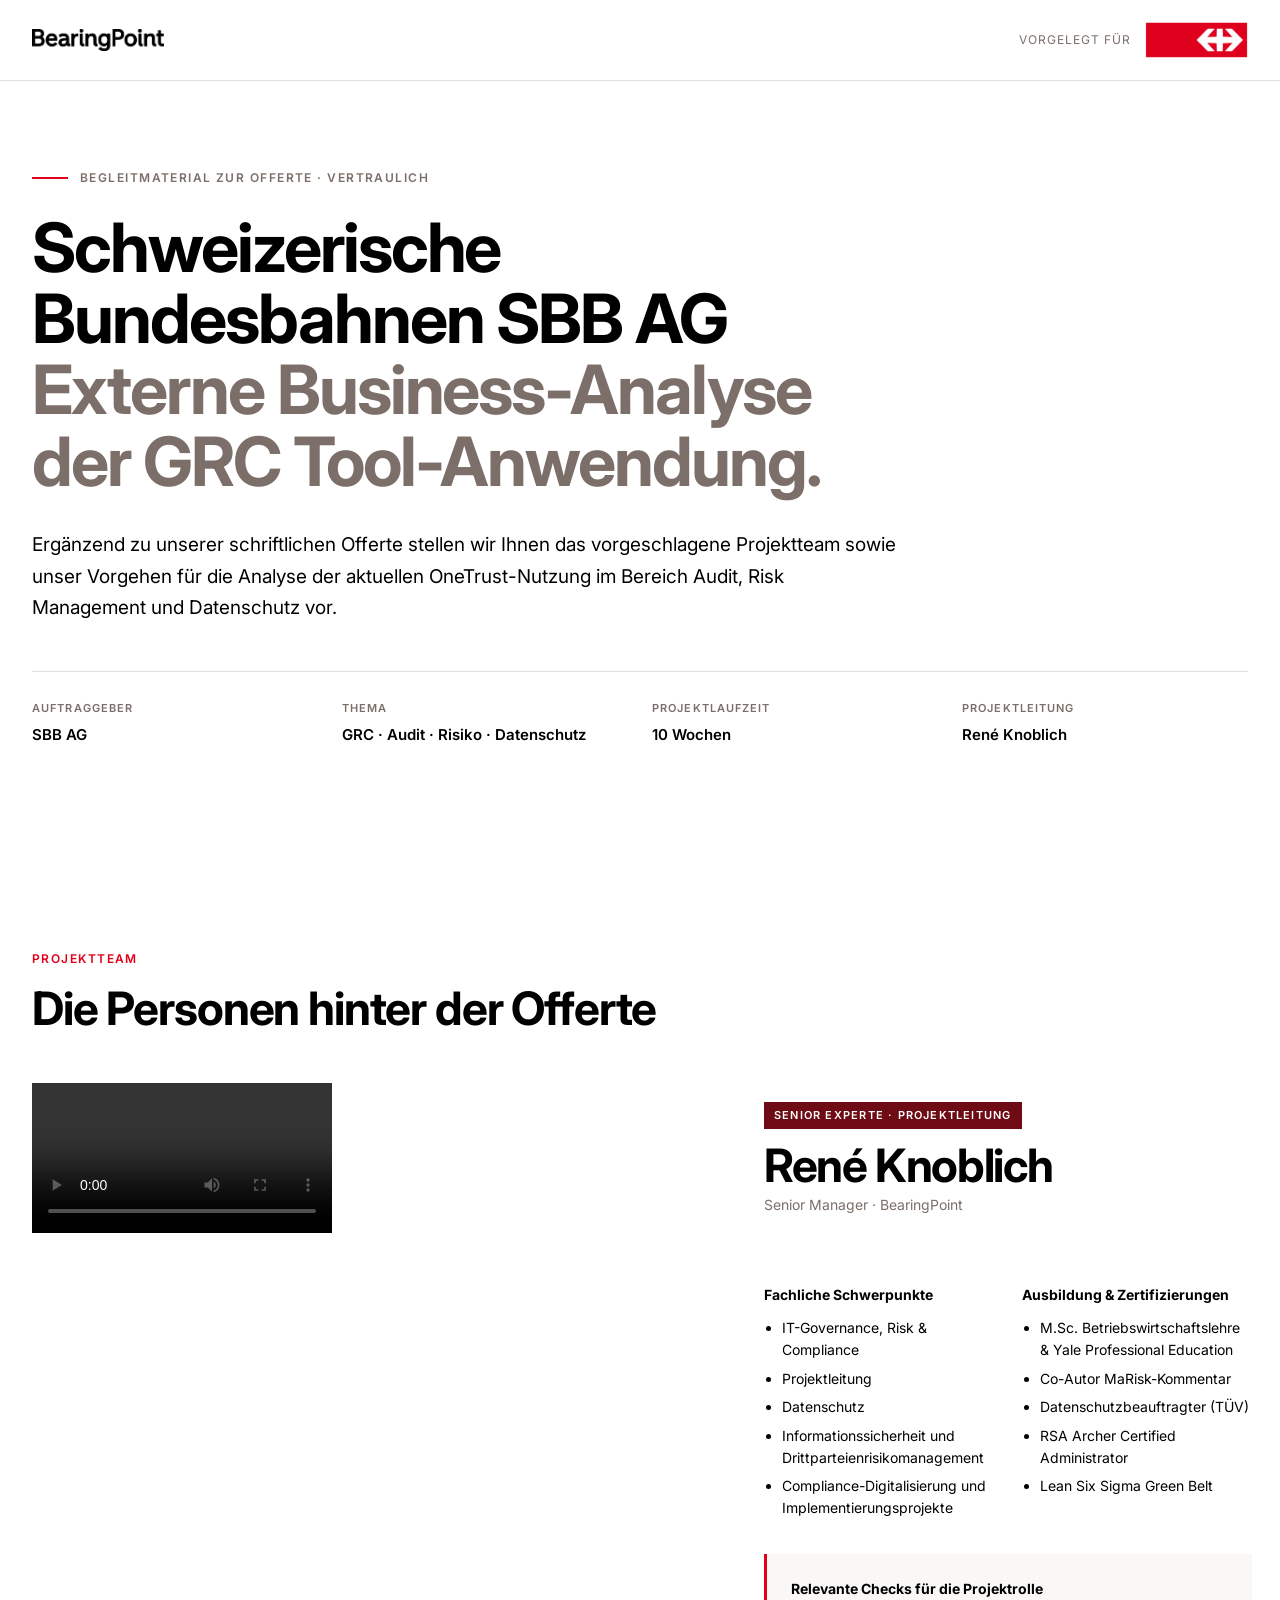
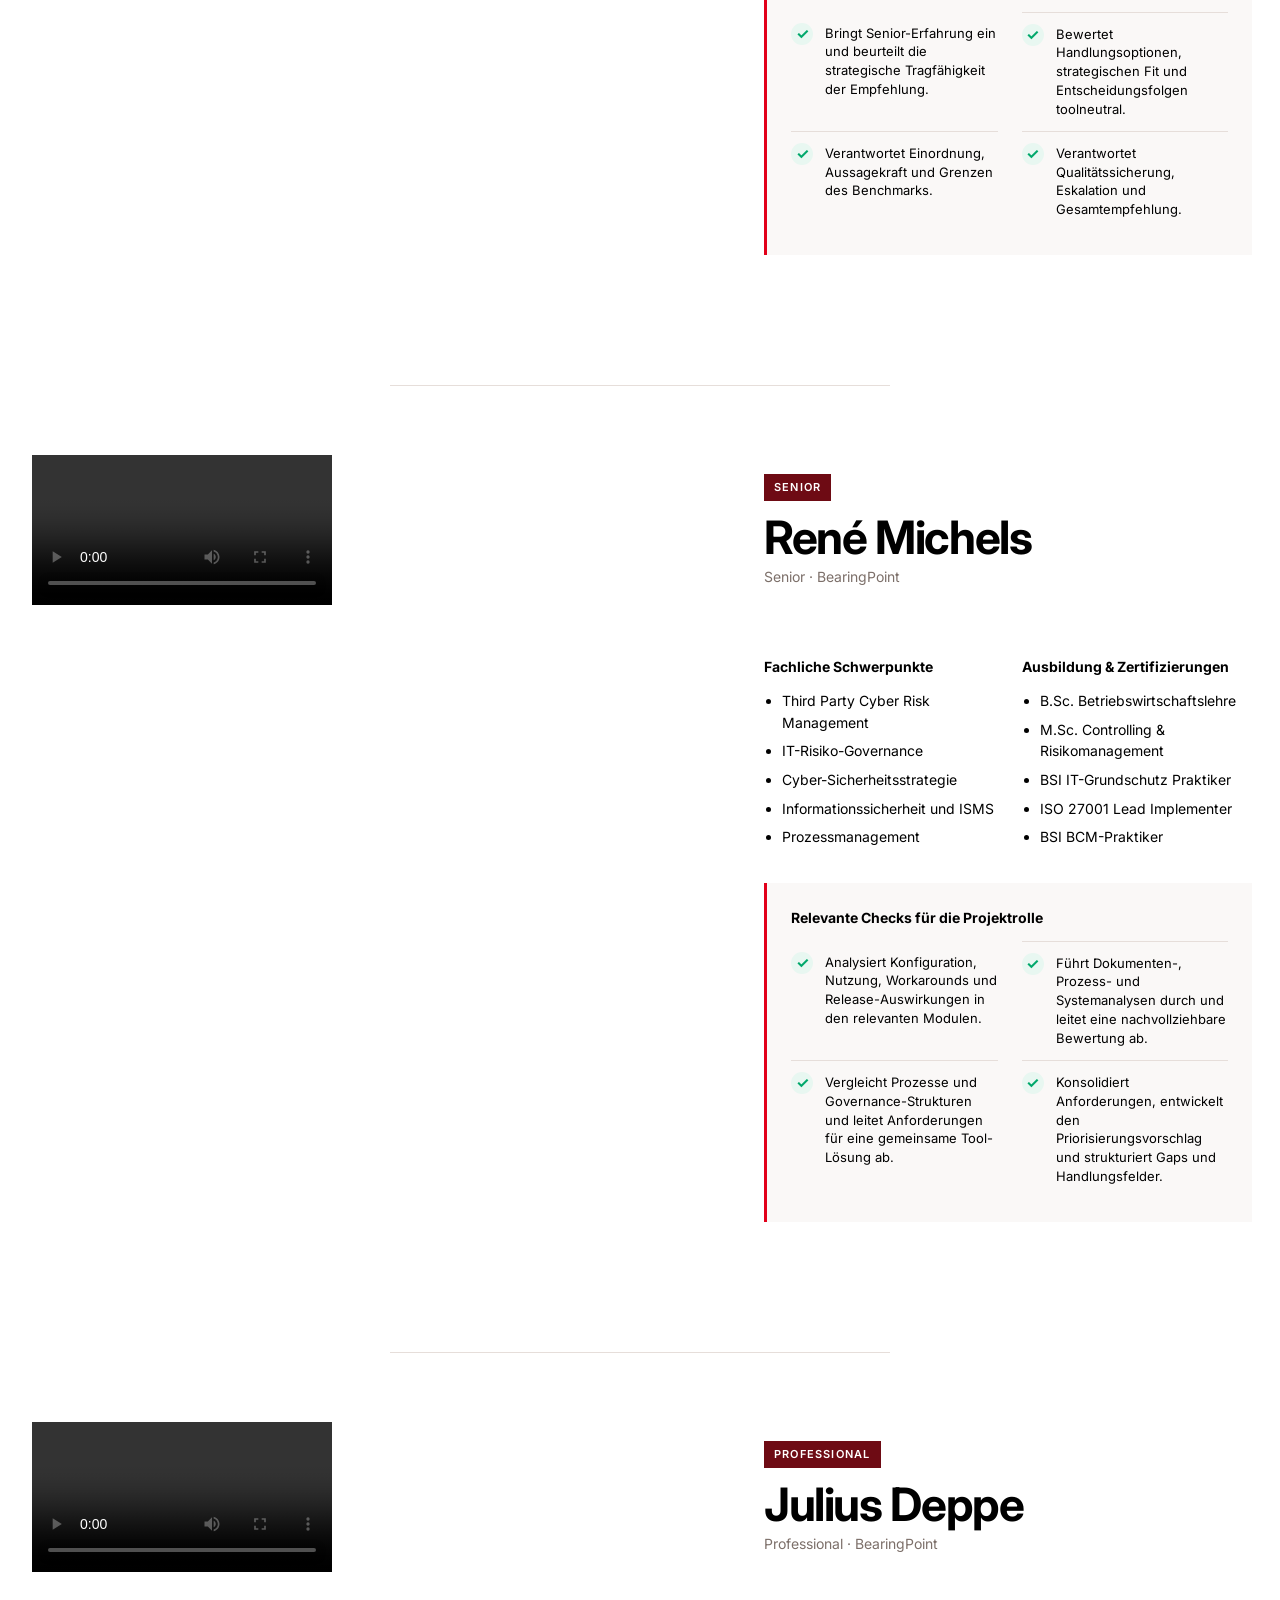
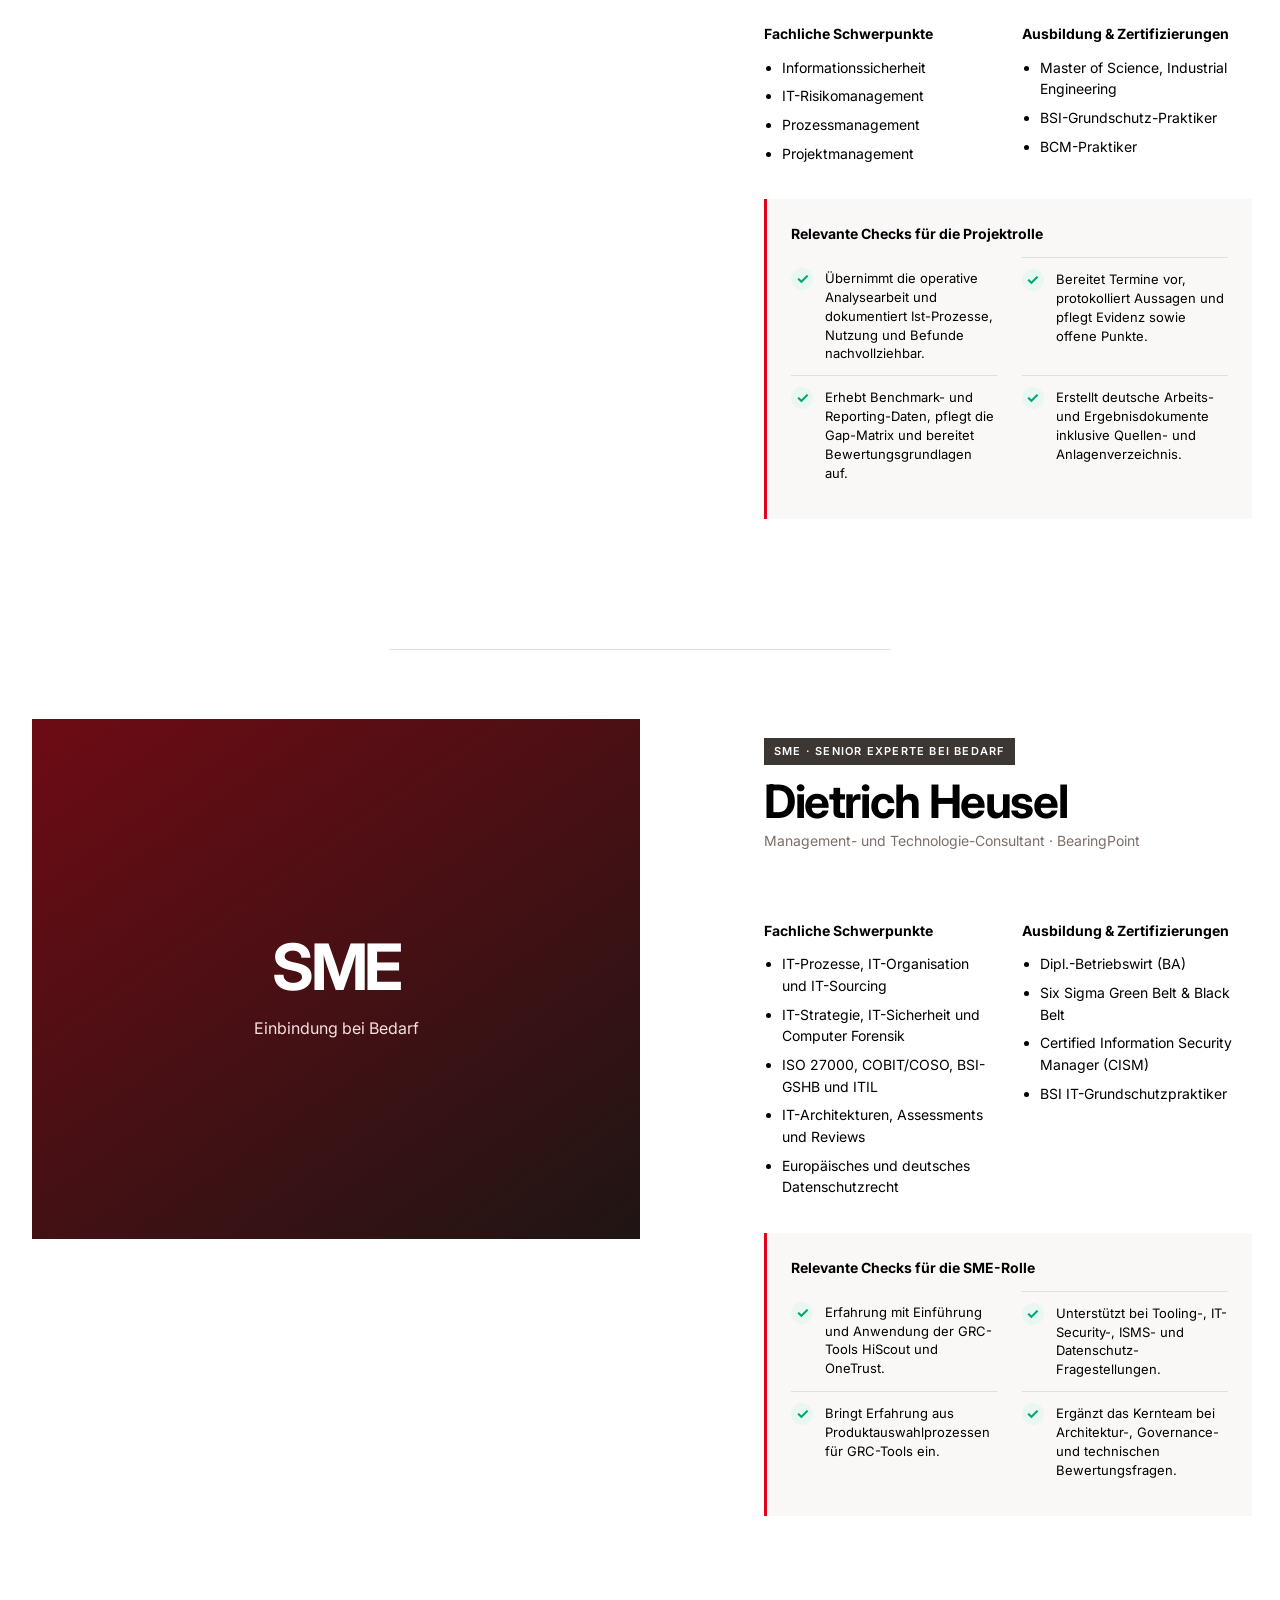
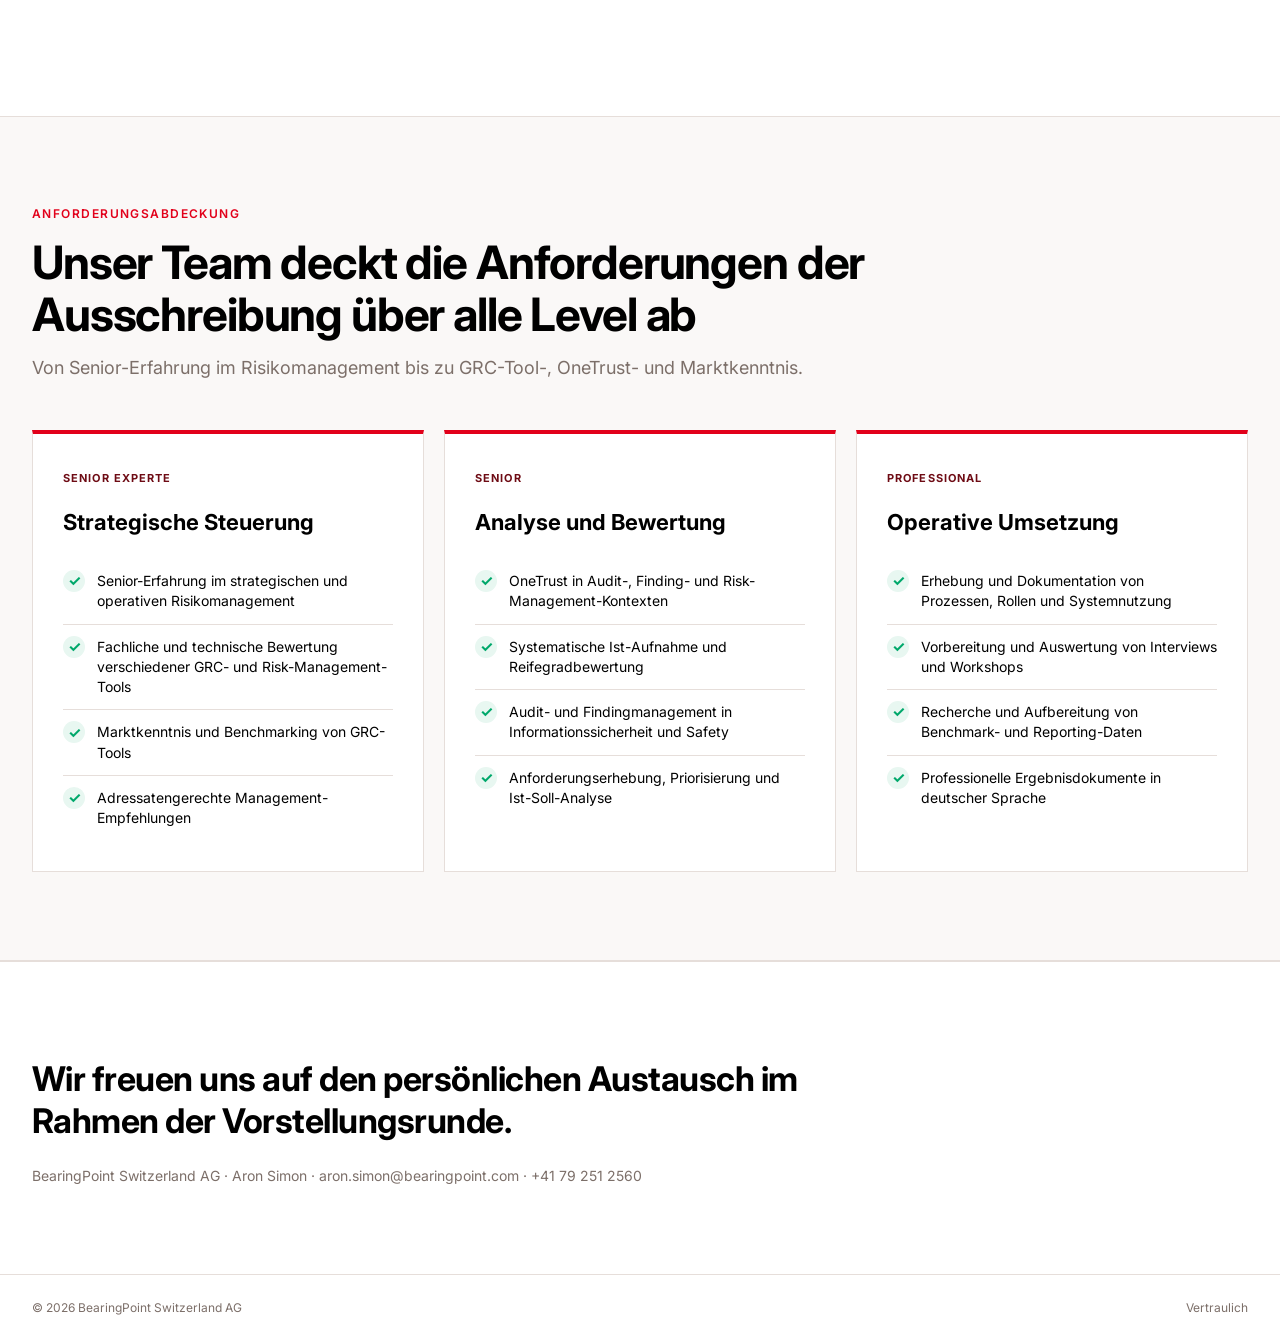
<file: index.html>
<!doctype html>
<html lang="de">
<head>
  <meta charset="utf-8" />
  <meta name="viewport" content="width=device-width, initial-scale=1" />
  <title>Externe Business-Analyse GRC | BearingPoint für die SBB AG</title>
  <meta name="description" content="Externe Business-Analyse der OneTrust-Nutzung im Bereich Audit, Risk Management und Datenschutz." />
  <link rel="icon" href="/favicon.svg?v=2" type="image/svg+xml" />
  <link rel="preconnect" href="https://fonts.googleapis.com" />
  <link rel="preconnect" href="https://fonts.gstatic.com" crossorigin />
  <link href="https://fonts.googleapis.com/css2?family=Inter:wght@400;500;600;700&display=swap" rel="stylesheet" />
  <link rel="stylesheet" href="styles.css" />
</head>
<body>
  <header class="site-header">
    <div class="container header-row">
      <div class="brand">
        <img src="assets/bearingpoint-logo.png" alt="BearingPoint" />
      </div>
      <div class="client">
        <span class="client-label">Vorgelegt für</span>
        <img src="assets/SBB-logo.png" alt="Schweizerische Bundesbahnen SBB AG" />
      </div>
    </div>
  </header>

  <main>
    <section class="hero">
      <div class="container">
        <p class="eyebrow">
          <span class="accent-bar" aria-hidden="true"></span>
          Begleitmaterial zur Offerte · Vertraulich
        </p>
        <h1>
          Schweizerische Bundesbahnen SBB AG<br />
          <span class="muted">Externe Business-Analyse der GRC Tool-Anwendung.</span>
        </h1>
        <p class="lead">
          Ergänzend zu unserer schriftlichen Offerte stellen wir Ihnen das vorgeschlagene Projektteam sowie unser Vorgehen für die Analyse der aktuellen OneTrust-Nutzung im Bereich Audit, Risk Management und Datenschutz vor.
        </p>
        <dl class="meta">
          <div><dt>Auftraggeber</dt><dd>SBB AG</dd></div>
          <div><dt>Thema</dt><dd>GRC · Audit · Risiko · Datenschutz</dd></div>
          <div><dt>Projektlaufzeit</dt><dd>10 Wochen</dd></div>
          <div><dt>Projektleitung</dt><dd>René Knoblich</dd></div>
        </dl>
      </div>
    </section>

 <section class="team">
      <div class="container">
        <div class="section-intro">
          <p class="section-kicker">Projektteam</p>
          <h2>Die Personen hinter der Offerte</h2>
        </div>

        <article class="profile-card">
          <div class="profile-media">
            <div class="video-frame">
            <video controls preload="metadata" src="https://github.com/franziklb/GRC-Offerte-SBB-/raw/refs/heads/main/ReneKnoblichv3.mp4">
              Ihr Browser unterstützt das Video-Tag nicht.
            </video>
          </div>
      </div>
          <div class="profile-content">
            <div class="profile-heading">
              <div>
                <p class="role-label">Senior Experte · Projektleitung</p>
                <h3>René Knoblich</h3>
                <p class="role-subline">Senior Manager · BearingPoint</p>
              </div>
            </div>

            <div class="profile-columns">
              <div>
                <h4>Fachliche Schwerpunkte</h4>
                <ul class="simple-list">
                  <li>IT-Governance, Risk &amp; Compliance</li>
                  <li>Projektleitung</li>
                  <li>Datenschutz</li>
                  <li>Informationssicherheit und Drittparteienrisikomanagement</li>
                  <li>Compliance-Digitalisierung und Implementierungsprojekte</li>
                </ul>
              </div>
              <div>
                <h4>Ausbildung &amp; Zertifizierungen</h4>
                <ul class="simple-list">
                  <li>M.Sc. Betriebswirtschaftslehre &amp; Yale Professional Education</li>
                  <li>Co-Autor MaRisk-Kommentar</li>
                  <li>Datenschutzbeauftragter (TÜV)</li>
                  <li>RSA Archer Certified Administrator</li>
                  <li>Lean Six Sigma Green Belt</li>
                </ul>
              </div>
            </div>

            <div class="candidate-checks">
              <h4>Relevante Checks für die Projektrolle</h4>
              <ul class="check-list compact">
                <li>Bringt Senior-Erfahrung ein und beurteilt die strategische Tragfähigkeit der Empfehlung.</li>
                <li>Bewertet Handlungsoptionen, strategischen Fit und Entscheidungsfolgen toolneutral.</li>
                <li>Verantwortet Einordnung, Aussagekraft und Grenzen des Benchmarks.</li>
                <li>Verantwortet Qualitätssicherung, Eskalation und Gesamtempfehlung.</li>
              </ul>
            </div>
          </div>
        </article>

        <article class="profile-card">
          <div class="profile-media">
              <div class="video-frame">
                  <video controls preload="metadata" src="https://github.com/franziklb/GRC-Offerte-SBB-/raw/refs/heads/main/ReneMichels.mp4">
                      Ihr Browser unterstützt das Video-Tag nicht.
                  </video>
              </div>
          </div>
          <div class="profile-content">
            <div class="profile-heading">
              <div>
                <p class="role-label">Senior</p>
                <h3>René Michels</h3>
                <p class="role-subline">Senior · BearingPoint</p>
              </div>
            </div>

            <div class="profile-columns">
              <div>
                <h4>Fachliche Schwerpunkte</h4>
                <ul class="simple-list">
                  <li>Third Party Cyber Risk Management</li>
                  <li>IT-Risiko-Governance</li>
                  <li>Cyber-Sicherheitsstrategie</li>
                  <li>Informationssicherheit und ISMS</li>
                  <li>Prozessmanagement</li>
                </ul>
              </div>
              <div>
                <h4>Ausbildung &amp; Zertifizierungen</h4>
                <ul class="simple-list">
                  <li>B.Sc. Betriebswirtschaftslehre</li>
                  <li>M.Sc. Controlling &amp; Risikomanagement</li>
                  <li>BSI IT-Grundschutz Praktiker</li>
                  <li>ISO 27001 Lead Implementer</li>
                  <li>BSI BCM-Praktiker</li>
                </ul>
              </div>
            </div>

            <div class="candidate-checks">
              <h4>Relevante Checks für die Projektrolle</h4>
              <ul class="check-list compact">
                <li>Analysiert Konfiguration, Nutzung, Workarounds und Release-Auswirkungen in den relevanten Modulen.</li>
                <li>Führt Dokumenten-, Prozess- und Systemanalysen durch und leitet eine nachvollziehbare Bewertung ab.</li>
                <li>Vergleicht Prozesse und Governance-Strukturen und leitet Anforderungen für eine gemeinsame Tool-Lösung ab.</li>
                <li>Konsolidiert Anforderungen, entwickelt den Priorisierungsvorschlag und strukturiert Gaps und Handlungsfelder.</li>
              </ul>
            </div>
          </div>
        </article>

        <article class="profile-card">
          <div class="profile-media">
            <div class="video-frame">
            <video controls preload="metadata" src="https://github.com/franziklb/GRC-Offerte-SBB-/raw/refs/heads/main/JuliusDeppev2.mp4">
              Ihr Browser unterstützt das Video-Tag nicht.
            </video>
          </div>
         </div>
          <div class="profile-content">
            <div class="profile-heading">
              <div>
                <p class="role-label">Professional</p>
                <h3>Julius Deppe</h3>
                <p class="role-subline">Professional · BearingPoint</p>
              </div>

            </div>

            <div class="profile-columns">
              <div>
                <h4>Fachliche Schwerpunkte</h4>
                <ul class="simple-list">
                  <li>Informationssicherheit</li>
                  <li>IT-Risikomanagement</li>
                  <li>Prozessmanagement</li>
                  <li>Projektmanagement</li>
                </ul>
              </div>
              <div>
                <h4>Ausbildung &amp; Zertifizierungen</h4>
                <ul class="simple-list">
                  <li>Master of Science, Industrial Engineering</li>
                  <li>BSI-Grundschutz-Praktiker</li>
                  <li>BCM-Praktiker</li>
                </ul>
              </div>
            </div>

            <div class="candidate-checks">
              <h4>Relevante Checks für die Projektrolle</h4>
              <ul class="check-list compact">
                <li>Übernimmt die operative Analysearbeit und dokumentiert Ist-Prozesse, Nutzung und Befunde nachvollziehbar.</li>
                <li>Bereitet Termine vor, protokolliert Aussagen und pflegt Evidenz sowie offene Punkte.</li>
                <li>Erhebt Benchmark- und Reporting-Daten, pflegt die Gap-Matrix und bereitet Bewertungsgrundlagen auf.</li>
                <li>Erstellt deutsche Arbeits- und Ergebnisdokumente inklusive Quellen- und Anlagenverzeichnis.</li>
              </ul>
            </div>
          </div>
        </article>

        <article class="profile-card profile-card--sme">
          <div class="profile-media video-placeholder">
            <div>
              <span>SME</span>
              <p>Einbindung bei Bedarf</p>
            </div>
          </div>
          <div class="profile-content">
            <div class="profile-heading">
              <div>
                <p class="role-label role-label--sme">SME · Senior Experte bei Bedarf</p>
                <h3>Dietrich Heusel</h3>
                <p class="role-subline">Management- und Technologie-Consultant · BearingPoint</p>
              </div>
            </div>

            <div class="profile-columns">
              <div>
                <h4>Fachliche Schwerpunkte</h4>
                <ul class="simple-list">
                  <li>IT-Prozesse, IT-Organisation und IT-Sourcing</li>
                  <li>IT-Strategie, IT-Sicherheit und Computer Forensik</li>
                  <li>ISO 27000, COBIT/COSO, BSI-GSHB und ITIL</li>
                  <li>IT-Architekturen, Assessments und Reviews</li>
                  <li>Europäisches und deutsches Datenschutzrecht</li>
                </ul>
              </div>
              <div>
                <h4>Ausbildung &amp; Zertifizierungen</h4>
                <ul class="simple-list">
                  <li>Dipl.-Betriebswirt (BA)</li>
                  <li>Six Sigma Green Belt &amp; Black Belt</li>
                  <li>Certified Information Security Manager (CISM)</li>
                  <li>BSI IT-Grundschutzpraktiker</li>
                </ul>
              </div>
            </div>

            <div class="candidate-checks">
              <h4>Relevante Checks für die SME-Rolle</h4>
              <ul class="check-list compact">
                <li>Erfahrung mit Einführung und Anwendung der GRC-Tools HiScout und OneTrust.</li>
                <li>Unterstützt bei Tooling-, IT-Security-, ISMS- und Datenschutz-Fragestellungen.</li>
                <li>Bringt Erfahrung aus Produktauswahlprozessen für GRC-Tools ein.</li>
                <li>Ergänzt das Kernteam bei Architektur-, Governance- und technischen Bewertungsfragen.</li>
              </ul>
            </div>
          </div>
        </article>
      </div>
    </section>

    
        <section class="requirements-overview">
      <div class="container">
        <div class="section-intro">
          <p class="section-kicker">Anforderungsabdeckung</p>
          <h2>Unser Team deckt die Anforderungen der Ausschreibung über alle Level ab</h2>
          <p>Von Senior-Erfahrung im Risikomanagement bis zu GRC-Tool-, OneTrust- und Marktkenntnis.</p>
        </div>

        <div class="coverage-grid">
          <article class="coverage-card">
            <span class="coverage-level">Senior Experte</span>
            <h3>Strategische Steuerung</h3>
            <ul class="check-list">
              <li>Senior-Erfahrung im strategischen und operativen Risikomanagement</li>
              <li>Fachliche und technische Bewertung verschiedener GRC- und Risk-Management-Tools</li>
              <li>Marktkenntnis und Benchmarking von GRC-Tools</li>
              <li>Adressatengerechte Management-Empfehlungen</li>
            </ul>
          </article>

          <article class="coverage-card">
            <span class="coverage-level">Senior</span>
            <h3>Analyse und Bewertung</h3>
            <ul class="check-list">
              <li>OneTrust in Audit-, Finding- und Risk-Management-Kontexten</li>
              <li>Systematische Ist-Aufnahme und Reifegradbewertung</li>
              <li>Audit- und Findingmanagement in Informationssicherheit und Safety</li>
              <li>Anforderungserhebung, Priorisierung und Ist-Soll-Analyse</li>
            </ul>
          </article>

          <article class="coverage-card">
            <span class="coverage-level">Professional</span>
            <h3>Operative Umsetzung</h3>
            <ul class="check-list">
              <li>Erhebung und Dokumentation von Prozessen, Rollen und Systemnutzung</li>
              <li>Vorbereitung und Auswertung von Interviews und Workshops</li>
              <li>Recherche und Aufbereitung von Benchmark- und Reporting-Daten</li>
              <li>Professionelle Ergebnisdokumente in deutscher Sprache</li>
            </ul>
          </article>
        </div>
      </div>
    </section>

    <section class="closing">
      <div class="container">
        <p class="closing-line">
          Wir freuen uns auf den persönlichen Austausch im Rahmen der Vorstellungsrunde.
        </p>
        <p class="closing-contact">
          BearingPoint Switzerland AG · Aron Simon · aron.simon@bearingpoint.com · +41 79 251 2560
        </p>
      </div>
    </section>
  </main>

  <footer class="site-footer">
    <div class="container footer-row">
      <span>© 2026 BearingPoint Switzerland AG</span>
      <span>Vertraulich</span>
    </div>
  </footer>
</body>
</html>
</file>
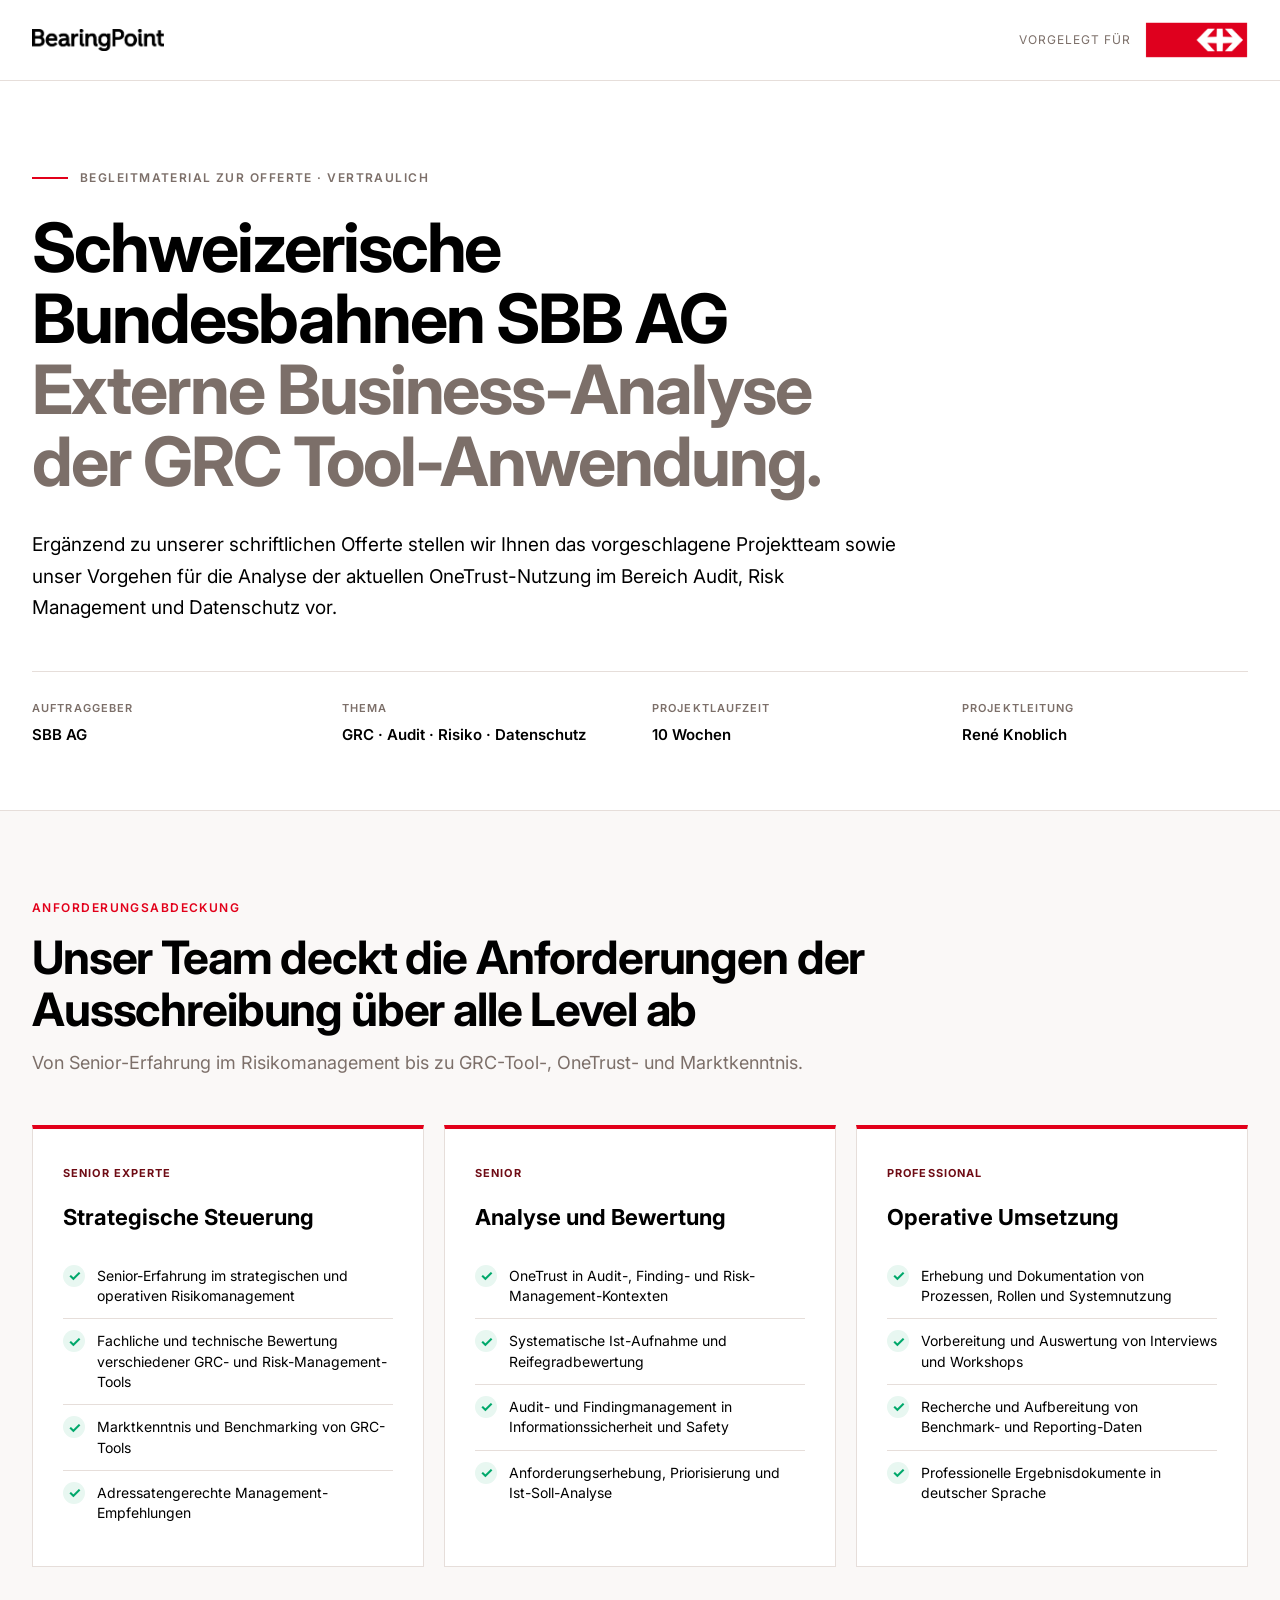
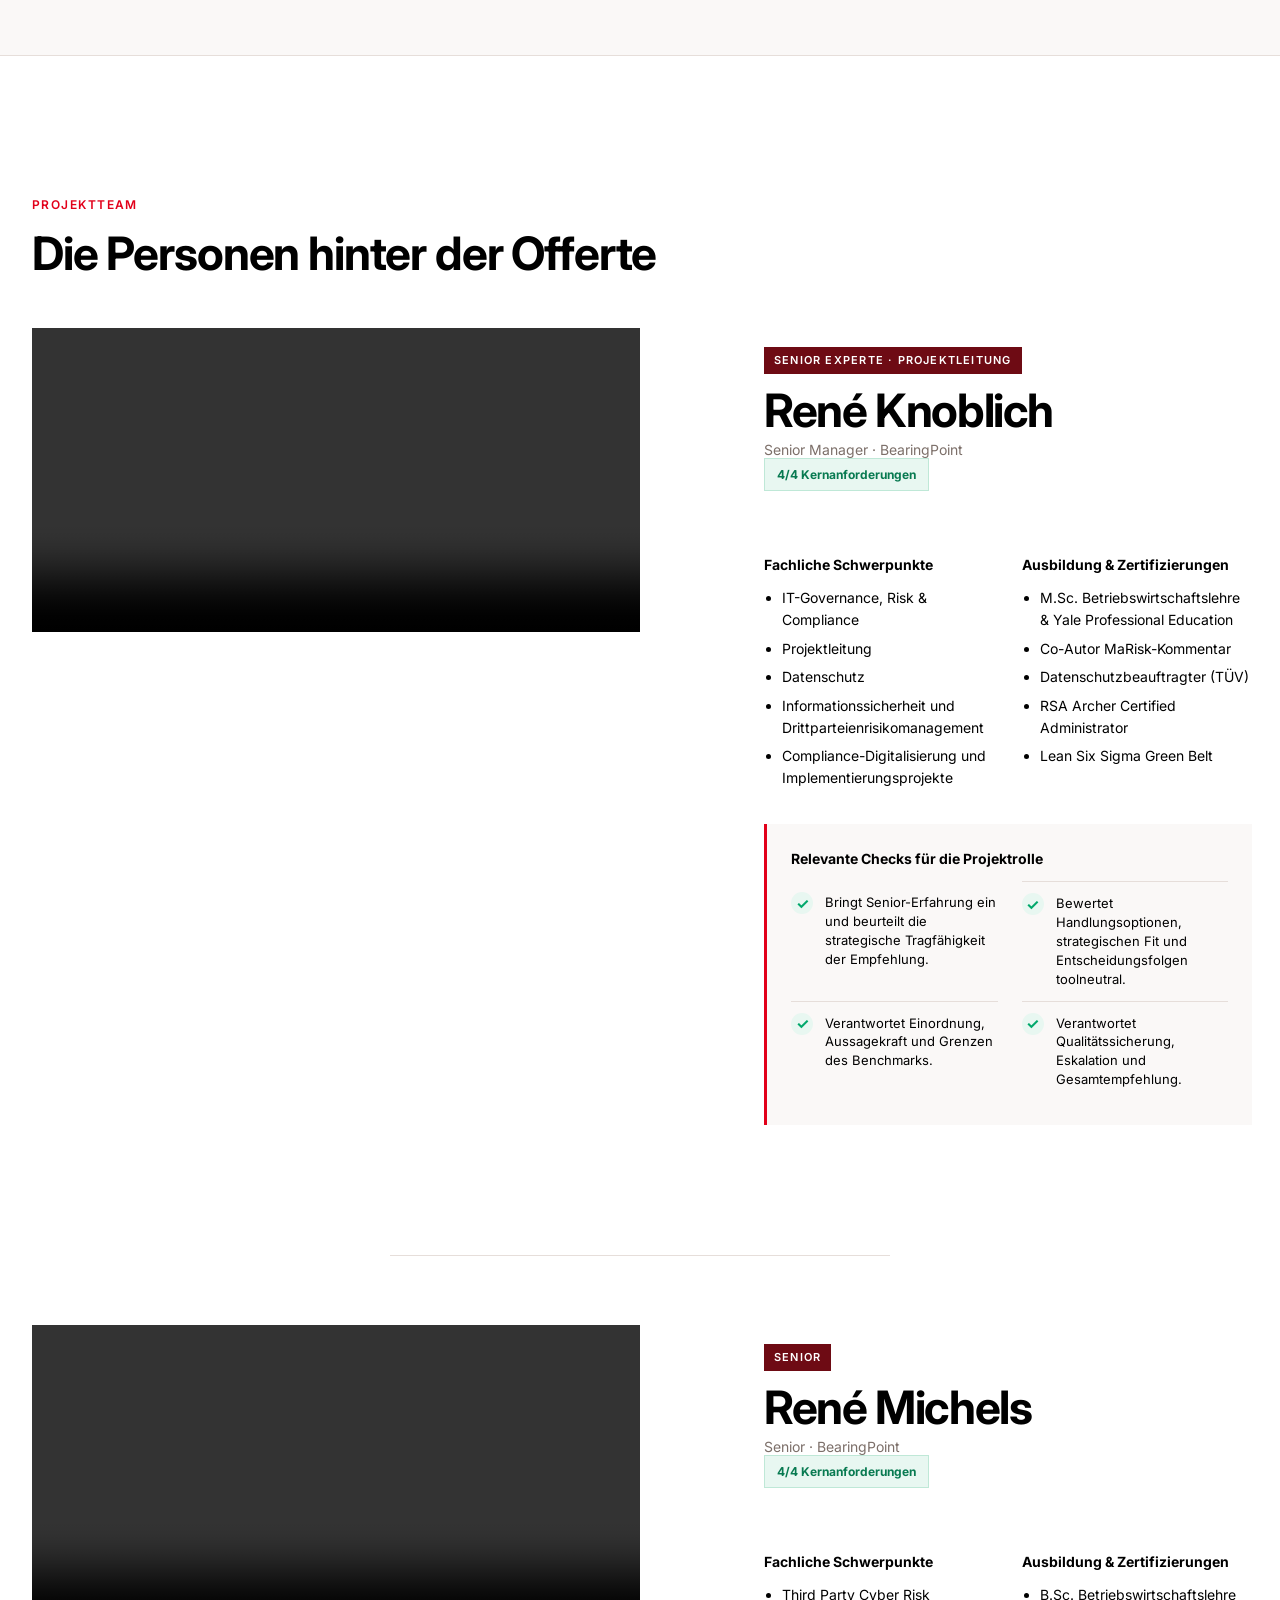
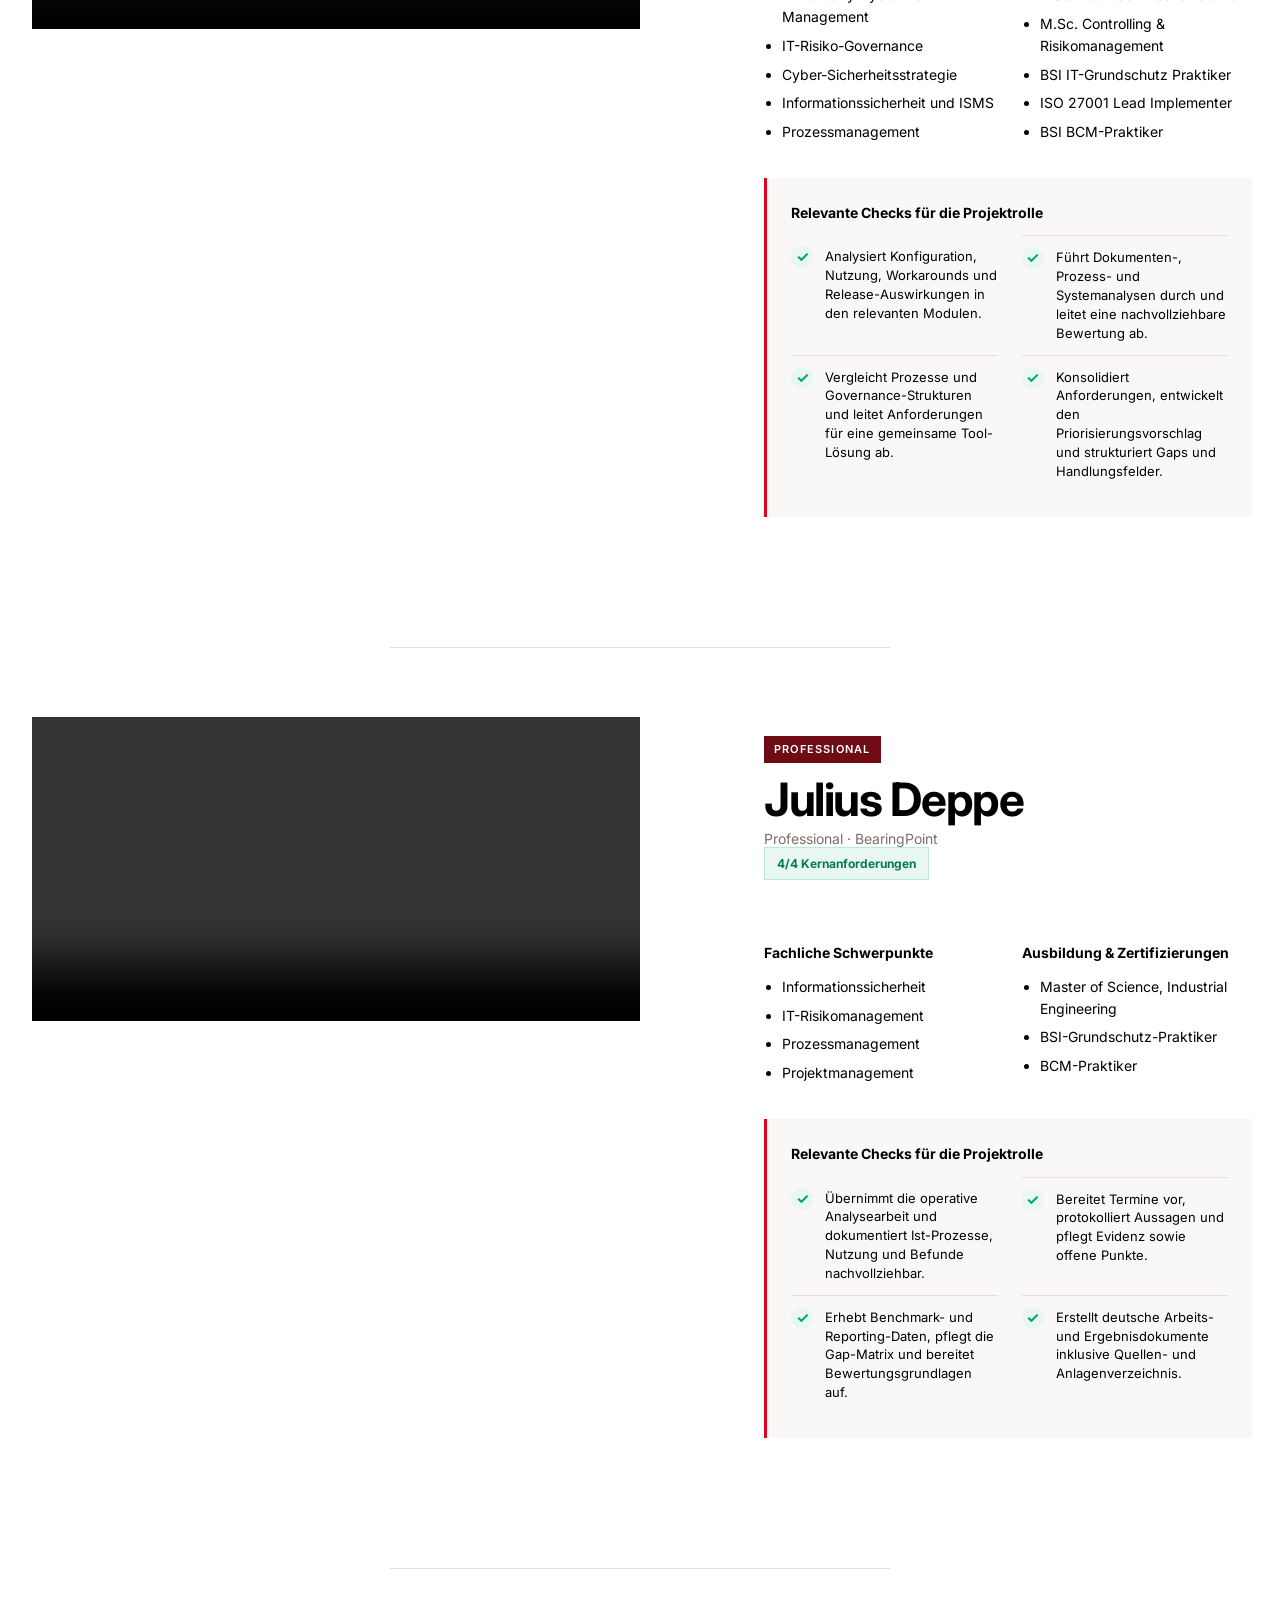
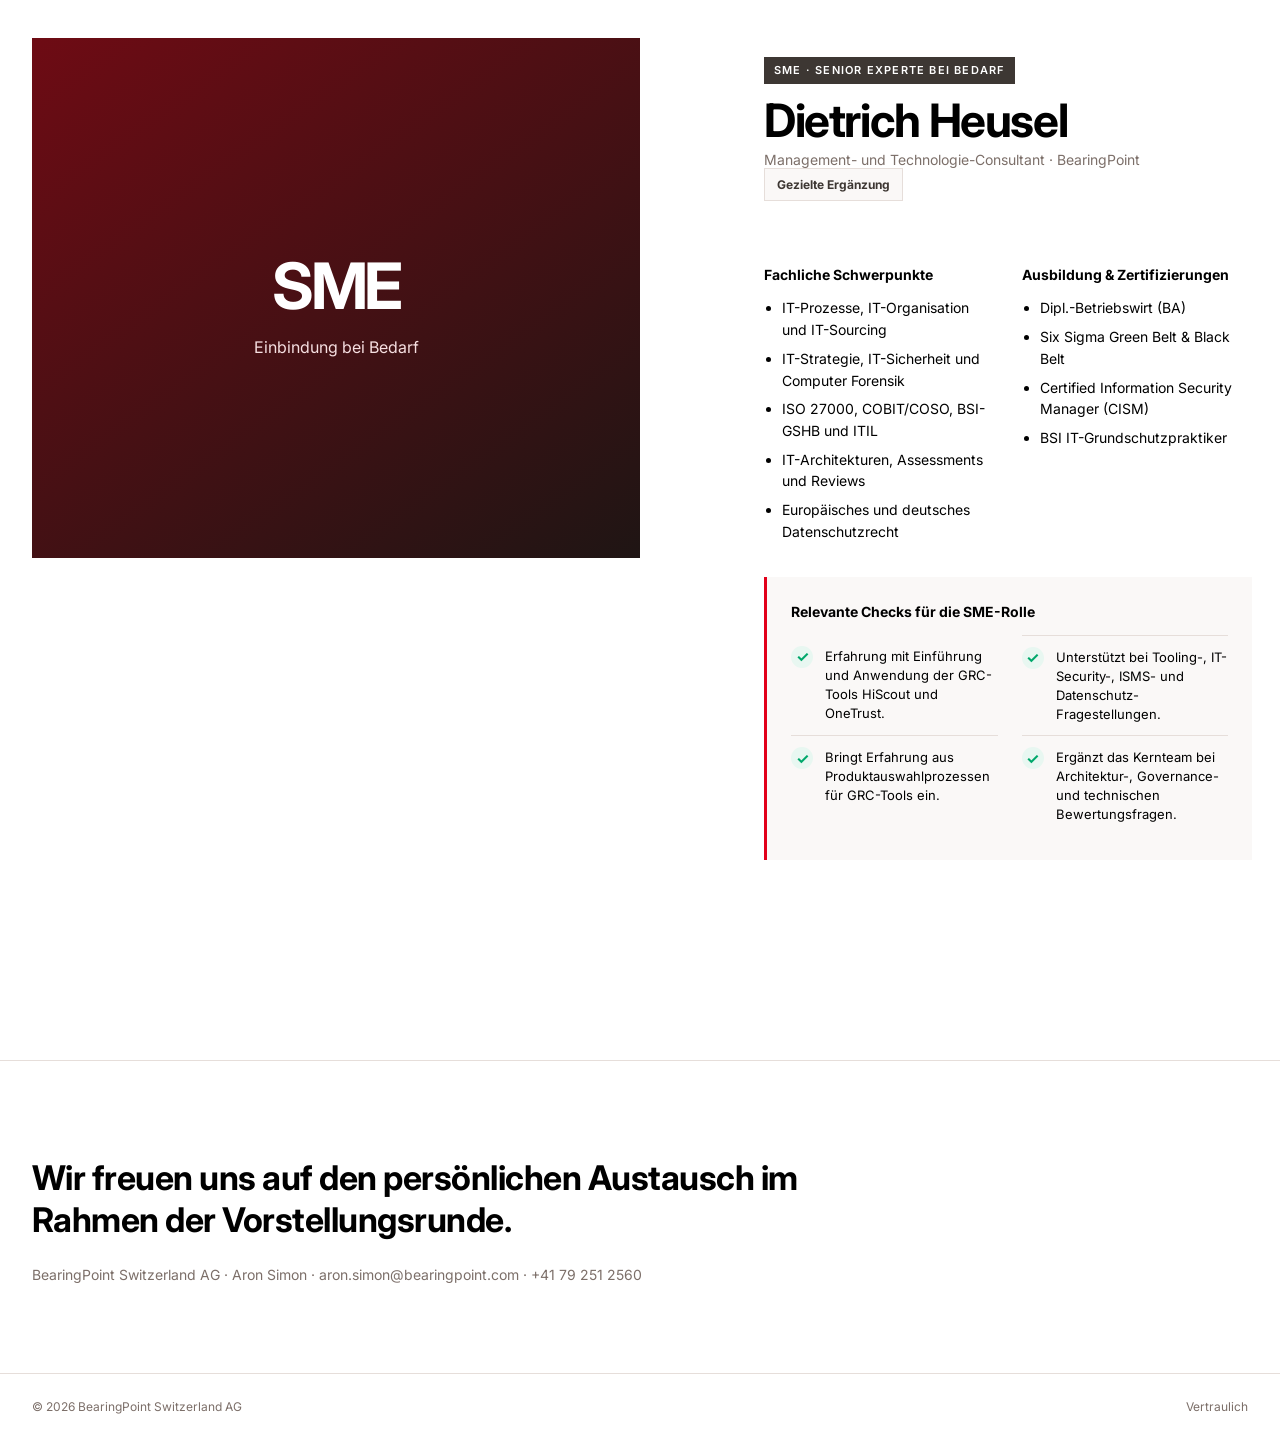
<file: index 17.html>
<!doctype html>
<html lang="de">
<head>
  <meta charset="utf-8" />
  <meta name="viewport" content="width=device-width, initial-scale=1" />
  <title>Externe Business-Analyse GRC | BearingPoint für die SBB AG</title>
  <meta name="description" content="Externe Business-Analyse der OneTrust-Nutzung im Bereich Audit, Risk Management und Datenschutz." />
  <link rel="icon" href="/favicon.svg?v=2" type="image/svg+xml" />
  <link rel="preconnect" href="https://fonts.googleapis.com" />
  <link rel="preconnect" href="https://fonts.gstatic.com" crossorigin />
  <link href="https://fonts.googleapis.com/css2?family=Inter:wght@400;500;600;700&display=swap" rel="stylesheet" />
  <link rel="stylesheet" href="styles.css" />
</head>
<body>
  <header class="site-header">
    <div class="container header-row">
      <div class="brand">
        <img src="assets/bearingpoint-logo.png" alt="BearingPoint" />
      </div>
      <div class="client">
        <span class="client-label">Vorgelegt für</span>
        <img src="assets/SBB-logo.png" alt="Schweizerische Bundesbahnen SBB AG" />
      </div>
    </div>
  </header>

  <main>
    <section class="hero">
      <div class="container">
        <p class="eyebrow">
          <span class="accent-bar" aria-hidden="true"></span>
          Begleitmaterial zur Offerte · Vertraulich
        </p>
        <h1>
          Schweizerische Bundesbahnen SBB AG<br />
          <span class="muted">Externe Business-Analyse der GRC Tool-Anwendung.</span>
        </h1>
        <p class="lead">
          Ergänzend zu unserer schriftlichen Offerte stellen wir Ihnen das vorgeschlagene Projektteam sowie unser Vorgehen für die Analyse der aktuellen OneTrust-Nutzung im Bereich Audit, Risk Management und Datenschutz vor.
        </p>
        <dl class="meta">
          <div><dt>Auftraggeber</dt><dd>SBB AG</dd></div>
          <div><dt>Thema</dt><dd>GRC · Audit · Risiko · Datenschutz</dd></div>
          <div><dt>Projektlaufzeit</dt><dd>10 Wochen</dd></div>
          <div><dt>Projektleitung</dt><dd>René Knoblich</dd></div>
        </dl>
      </div>
    </section>

    <section class="requirements-overview">
      <div class="container">
        <div class="section-intro">
          <p class="section-kicker">Anforderungsabdeckung</p>
          <h2>Unser Team deckt die Anforderungen der Ausschreibung über alle Level ab</h2>
          <p>Von Senior-Erfahrung im Risikomanagement bis zu GRC-Tool-, OneTrust- und Marktkenntnis.</p>
        </div>

        <div class="coverage-grid">
          <article class="coverage-card">
            <span class="coverage-level">Senior Experte</span>
            <h3>Strategische Steuerung</h3>
            <ul class="check-list">
              <li>Senior-Erfahrung im strategischen und operativen Risikomanagement</li>
              <li>Fachliche und technische Bewertung verschiedener GRC- und Risk-Management-Tools</li>
              <li>Marktkenntnis und Benchmarking von GRC-Tools</li>
              <li>Adressatengerechte Management-Empfehlungen</li>
            </ul>
          </article>

          <article class="coverage-card">
            <span class="coverage-level">Senior</span>
            <h3>Analyse und Bewertung</h3>
            <ul class="check-list">
              <li>OneTrust in Audit-, Finding- und Risk-Management-Kontexten</li>
              <li>Systematische Ist-Aufnahme und Reifegradbewertung</li>
              <li>Audit- und Findingmanagement in Informationssicherheit und Safety</li>
              <li>Anforderungserhebung, Priorisierung und Ist-Soll-Analyse</li>
            </ul>
          </article>

          <article class="coverage-card">
            <span class="coverage-level">Professional</span>
            <h3>Operative Umsetzung</h3>
            <ul class="check-list">
              <li>Erhebung und Dokumentation von Prozessen, Rollen und Systemnutzung</li>
              <li>Vorbereitung und Auswertung von Interviews und Workshops</li>
              <li>Recherche und Aufbereitung von Benchmark- und Reporting-Daten</li>
              <li>Professionelle Ergebnisdokumente in deutscher Sprache</li>
            </ul>
          </article>
        </div>
      </div>
    </section>

    <section class="team">
      <div class="container">
        <div class="section-intro">
          <p class="section-kicker">Projektteam</p>
          <h2>Die Personen hinter der Offerte</h2>
        </div>

        <article class="profile-card">
          <div class="profile-media">
            <video controls preload="metadata" src="https://github.com/franziklb/GRC-Offerte-SBB-/raw/refs/heads/main/Rene-Knoblich.mp4">
              Ihr Browser unterstützt das Video-Tag nicht.
            </video>
          </div>
          <div class="profile-content">
            <div class="profile-heading">
              <div>
                <p class="role-label">Senior Experte · Projektleitung</p>
                <h3>René Knoblich</h3>
                <p class="role-subline">Senior Manager · BearingPoint</p>
              </div>
              <span class="fit-badge">4/4 Kernanforderungen</span>
            </div>

            <div class="profile-columns">
              <div>
                <h4>Fachliche Schwerpunkte</h4>
                <ul class="simple-list">
                  <li>IT-Governance, Risk &amp; Compliance</li>
                  <li>Projektleitung</li>
                  <li>Datenschutz</li>
                  <li>Informationssicherheit und Drittparteienrisikomanagement</li>
                  <li>Compliance-Digitalisierung und Implementierungsprojekte</li>
                </ul>
              </div>
              <div>
                <h4>Ausbildung &amp; Zertifizierungen</h4>
                <ul class="simple-list">
                  <li>M.Sc. Betriebswirtschaftslehre &amp; Yale Professional Education</li>
                  <li>Co-Autor MaRisk-Kommentar</li>
                  <li>Datenschutzbeauftragter (TÜV)</li>
                  <li>RSA Archer Certified Administrator</li>
                  <li>Lean Six Sigma Green Belt</li>
                </ul>
              </div>
            </div>

            <div class="candidate-checks">
              <h4>Relevante Checks für die Projektrolle</h4>
              <ul class="check-list compact">
                <li>Bringt Senior-Erfahrung ein und beurteilt die strategische Tragfähigkeit der Empfehlung.</li>
                <li>Bewertet Handlungsoptionen, strategischen Fit und Entscheidungsfolgen toolneutral.</li>
                <li>Verantwortet Einordnung, Aussagekraft und Grenzen des Benchmarks.</li>
                <li>Verantwortet Qualitätssicherung, Eskalation und Gesamtempfehlung.</li>
              </ul>
            </div>
          </div>
        </article>

        <article class="profile-card">
          <div class="profile-media">
            <video controls preload="metadata" src="https://github.com/franziklb/GRC-Offerte-SBB-/raw/refs/heads/main/Rene-Michels.mp4">
              Ihr Browser unterstützt das Video-Tag nicht.
            </video>
          </div>
          <div class="profile-content">
            <div class="profile-heading">
              <div>
                <p class="role-label">Senior</p>
                <h3>René Michels</h3>
                <p class="role-subline">Senior · BearingPoint</p>
              </div>
              <span class="fit-badge">4/4 Kernanforderungen</span>
            </div>

            <div class="profile-columns">
              <div>
                <h4>Fachliche Schwerpunkte</h4>
                <ul class="simple-list">
                  <li>Third Party Cyber Risk Management</li>
                  <li>IT-Risiko-Governance</li>
                  <li>Cyber-Sicherheitsstrategie</li>
                  <li>Informationssicherheit und ISMS</li>
                  <li>Prozessmanagement</li>
                </ul>
              </div>
              <div>
                <h4>Ausbildung &amp; Zertifizierungen</h4>
                <ul class="simple-list">
                  <li>B.Sc. Betriebswirtschaftslehre</li>
                  <li>M.Sc. Controlling &amp; Risikomanagement</li>
                  <li>BSI IT-Grundschutz Praktiker</li>
                  <li>ISO 27001 Lead Implementer</li>
                  <li>BSI BCM-Praktiker</li>
                </ul>
              </div>
            </div>

            <div class="candidate-checks">
              <h4>Relevante Checks für die Projektrolle</h4>
              <ul class="check-list compact">
                <li>Analysiert Konfiguration, Nutzung, Workarounds und Release-Auswirkungen in den relevanten Modulen.</li>
                <li>Führt Dokumenten-, Prozess- und Systemanalysen durch und leitet eine nachvollziehbare Bewertung ab.</li>
                <li>Vergleicht Prozesse und Governance-Strukturen und leitet Anforderungen für eine gemeinsame Tool-Lösung ab.</li>
                <li>Konsolidiert Anforderungen, entwickelt den Priorisierungsvorschlag und strukturiert Gaps und Handlungsfelder.</li>
              </ul>
            </div>
          </div>
        </article>

        <article class="profile-card">
          <div class="profile-media">
            <video controls preload="metadata" src="https://github.com/franziklb/GRC-Offerte-SBB-/raw/refs/heads/main/Julius-Deppe.mp4">
              Ihr Browser unterstützt das Video-Tag nicht.
            </video>
          </div>
          <div class="profile-content">
            <div class="profile-heading">
              <div>
                <p class="role-label">Professional</p>
                <h3>Julius Deppe</h3>
                <p class="role-subline">Professional · BearingPoint</p>
              </div>
              <span class="fit-badge">4/4 Kernanforderungen</span>
            </div>

            <div class="profile-columns">
              <div>
                <h4>Fachliche Schwerpunkte</h4>
                <ul class="simple-list">
                  <li>Informationssicherheit</li>
                  <li>IT-Risikomanagement</li>
                  <li>Prozessmanagement</li>
                  <li>Projektmanagement</li>
                </ul>
              </div>
              <div>
                <h4>Ausbildung &amp; Zertifizierungen</h4>
                <ul class="simple-list">
                  <li>Master of Science, Industrial Engineering</li>
                  <li>BSI-Grundschutz-Praktiker</li>
                  <li>BCM-Praktiker</li>
                </ul>
              </div>
            </div>

            <div class="candidate-checks">
              <h4>Relevante Checks für die Projektrolle</h4>
              <ul class="check-list compact">
                <li>Übernimmt die operative Analysearbeit und dokumentiert Ist-Prozesse, Nutzung und Befunde nachvollziehbar.</li>
                <li>Bereitet Termine vor, protokolliert Aussagen und pflegt Evidenz sowie offene Punkte.</li>
                <li>Erhebt Benchmark- und Reporting-Daten, pflegt die Gap-Matrix und bereitet Bewertungsgrundlagen auf.</li>
                <li>Erstellt deutsche Arbeits- und Ergebnisdokumente inklusive Quellen- und Anlagenverzeichnis.</li>
              </ul>
            </div>
          </div>
        </article>

        <article class="profile-card profile-card--sme">
          <div class="profile-media video-placeholder">
            <div>
              <span>SME</span>
              <p>Einbindung bei Bedarf</p>
            </div>
          </div>
          <div class="profile-content">
            <div class="profile-heading">
              <div>
                <p class="role-label role-label--sme">SME · Senior Experte bei Bedarf</p>
                <h3>Dietrich Heusel</h3>
                <p class="role-subline">Management- und Technologie-Consultant · BearingPoint</p>
              </div>
              <span class="fit-badge fit-badge--optional">Gezielte Ergänzung</span>
            </div>

            <div class="profile-columns">
              <div>
                <h4>Fachliche Schwerpunkte</h4>
                <ul class="simple-list">
                  <li>IT-Prozesse, IT-Organisation und IT-Sourcing</li>
                  <li>IT-Strategie, IT-Sicherheit und Computer Forensik</li>
                  <li>ISO 27000, COBIT/COSO, BSI-GSHB und ITIL</li>
                  <li>IT-Architekturen, Assessments und Reviews</li>
                  <li>Europäisches und deutsches Datenschutzrecht</li>
                </ul>
              </div>
              <div>
                <h4>Ausbildung &amp; Zertifizierungen</h4>
                <ul class="simple-list">
                  <li>Dipl.-Betriebswirt (BA)</li>
                  <li>Six Sigma Green Belt &amp; Black Belt</li>
                  <li>Certified Information Security Manager (CISM)</li>
                  <li>BSI IT-Grundschutzpraktiker</li>
                </ul>
              </div>
            </div>

            <div class="candidate-checks">
              <h4>Relevante Checks für die SME-Rolle</h4>
              <ul class="check-list compact">
                <li>Erfahrung mit Einführung und Anwendung der GRC-Tools HiScout und OneTrust.</li>
                <li>Unterstützt bei Tooling-, IT-Security-, ISMS- und Datenschutz-Fragestellungen.</li>
                <li>Bringt Erfahrung aus Produktauswahlprozessen für GRC-Tools ein.</li>
                <li>Ergänzt das Kernteam bei Architektur-, Governance- und technischen Bewertungsfragen.</li>
              </ul>
            </div>
          </div>
        </article>
      </div>
    </section>

    <section class="closing">
      <div class="container">
        <p class="closing-line">
          Wir freuen uns auf den persönlichen Austausch im Rahmen der Vorstellungsrunde.
        </p>
        <p class="closing-contact">
          BearingPoint Switzerland AG · Aron Simon · aron.simon@bearingpoint.com · +41 79 251 2560
        </p>
      </div>
    </section>
  </main>

  <footer class="site-footer">
    <div class="container footer-row">
      <span>© 2026 BearingPoint Switzerland AG</span>
      <span>Vertraulich</span>
    </div>
  </footer>
</body>
</html>
</file>
<file: styles.css>
:root {
  --bp-red: #e2001a;
  --bp-deep-red: #6e0b14;
  --bp-soft-red: #fff1f2;
  --success: #00a86b;
  --success-soft: #e8f7f1;
  --black: #000000;
  --white: #ffffff;
  --g10: #faf8f7;
  --g20: #e6deda;
  --g30: #ccc1bc;
  --g50: #7c6f69;
  --g70: #3d3733;
  --max: 1450px;
  --pad: 32px;
}

* { box-sizing: border-box; }
html { scroll-behavior: smooth; }
body {
  margin: 0;
  background: var(--white);
  color: var(--black);
  font-family: Inter, -apple-system, BlinkMacSystemFont, "Segoe UI", sans-serif;
  font-size: 16px;
  line-height: 1.55;
  -webkit-font-smoothing: antialiased;
}
img { display: block; max-width: 100%; height: auto; }
.container { max-width: var(--max); margin: 0 auto; padding: 0 var(--pad); }

.site-header {
  position: sticky;
  top: 0;
  z-index: 10;
  padding: 22px 0;
  background: rgba(255,255,255,.96);
  border-bottom: 1px solid var(--g20);
  backdrop-filter: blur(12px);
}
.header-row { display: flex; align-items: center; justify-content: space-between; gap: 24px; }
.brand img { height: 22px; width: auto; }
.client { display: flex; align-items: center; gap: 14px; }
.client-label { color: var(--g50); font-size: 12px; letter-spacing: .08em; text-transform: uppercase; }
.client img { height: 36px; width: auto; }

.hero { padding: 88px 0 64px; }
.eyebrow, .section-kicker {
  display: flex;
  align-items: center;
  gap: 12px;
  margin: 0 0 24px;
  color: var(--g50);
  font-size: 12px;
  font-weight: 600;
  letter-spacing: .12em;
  text-transform: uppercase;
}
.accent-bar { width: 36px; height: 2px; background: var(--bp-red); }
.hero h1 {
  max-width: 19ch;
  margin: 0 0 32px;
  font-size: clamp(40px, 6vw, 68px);
  line-height: 1.05;
  letter-spacing: -.03em;
}
.hero h1 .muted { color: var(--g50); }
.lead { max-width: 72ch; margin: 0 0 48px; font-size: 19px; line-height: 1.65; }
.meta { display: grid; grid-template-columns: repeat(4, 1fr); gap: 24px; margin: 0; padding-top: 28px; border-top: 1px solid var(--g20); }
.meta dt { margin-bottom: 6px; color: var(--g50); font-size: 11px; font-weight: 600; letter-spacing: .1em; text-transform: uppercase; }
.meta dd { margin: 0; font-size: 15px; font-weight: 600; }

.section-intro { max-width: 850px; margin-bottom: 48px; }
.section-intro .section-kicker { margin-bottom: 14px; color: var(--bp-red); }
.section-intro h2 { margin: 0 0 14px; font-size: clamp(30px, 4vw, 46px); line-height: 1.12; letter-spacing: -.025em; }
.section-intro > p:last-child { margin: 0; color: var(--g50); font-size: 18px; }

.requirements-overview { padding: 88px 0; background: var(--g10); border-top: 1px solid var(--g20); border-bottom: 1px solid var(--g20); }
.coverage-grid { display: grid; grid-template-columns: repeat(3, 1fr); gap: 20px; }
.coverage-card { position: relative; padding: 30px; background: var(--white); border: 1px solid var(--g20); border-top: 4px solid var(--bp-red); }
.coverage-card h3 { margin: 16px 0 20px; font-size: 22px; }
.coverage-level { display: inline-block; color: var(--bp-deep-red); font-size: 11px; font-weight: 700; letter-spacing: .1em; text-transform: uppercase; }

.check-list { list-style: none; padding: 0; margin: 0; }
.check-list li { position: relative; padding: 12px 0 12px 34px; border-top: 1px solid var(--g20); font-size: 14px; line-height: 1.45; }
.check-list li:first-child { border-top: 0; }
.check-list li::before {
  content: "✓";
  position: absolute;
  left: 0;
  top: 11px;
  display: grid;
  width: 22px;
  height: 22px;
  place-items: center;
  border-radius: 50%;
  background: var(--success-soft);
  color: var(--success);
  font-size: 15px;
  font-weight: 700;
}

.team {
  padding: 140px 0;
}

.profile-card {
  position: relative;
  display: grid; grid-template-columns: 50% 50%; gap: 48px;
  align-items: start;
  margin-top: 140px;
  overflow: visible;
  border: none;
  background: transparent;
  box-shadow: none;
  gap: 64px;
}


.profile-card:first-of-type {
  margin-top: 0;
}

.profile-card:not(:first-of-type)::before {
  content: "";
  position: absolute;
  top: -70px;
  left: 50%;
  transform: translateX(-50%);
  width: 500px;
  height: 1px;
  background: var(--g20);
}

.profile-media {
  width: 100%;
  overflow: hidden;
  background: transparent;
  display: flex;
  align-items: flex-start;
}
.profile-media video {
  display: block;
  width: 100%;
  height: auto;
  background: transparent;
}
.video-placeholder {
  display: grid;
  place-items: center;
  min-height: 520px;
  background: linear-gradient(145deg, var(--bp-deep-red), #1f1514);
  color: var(--white);
  text-align: center;
}
.video-placeholder span { font-size: 64px; font-weight: 700; letter-spacing: -.05em; }
.video-placeholder p { margin: 0; color: #f6dfe1; }
.profile-content {
    padding-left: 60px;
    padding-right: 60px;
    padding-bottom: 60px;
    padding-top: 18px;
}
.profile-heading {
  display: block;
  margin-bottom: 40px;
}
.role-label {
  display: inline-block;
  margin: 0 0 12px;
  padding: 5px 10px;
  background: var(--bp-deep-red);
  color: var(--white);
  font-size: 11px;
  font-weight: 600;
  letter-spacing: .11em;
  text-transform: uppercase;
}

.role-label--sme {
  background: var(--g70);
}

.profile-heading h3 {
  margin: 0 0 5px;
  font-size: 46px;
  line-height: 1.05;
  letter-spacing: -.03em;
}

.role-subline {
  margin: 8px 0 0;
  color: var(--g50);
  font-size: 18px;
}
.role-subline { margin: 0; color: var(--g50); font-size: 14px; }
.fit-badge { flex: 0 0 auto; padding: 8px 12px; background: var(--success-soft); color: #087a51; border: 1px solid #bfe8d7; font-size: 12px; font-weight: 700; white-space: nowrap; }
.fit-badge--optional { background: var(--g10); color: var(--g70); border-color: var(--g20); }
.profile-columns { display: grid; grid-template-columns: 1fr 1fr; gap: 28px; padding: 28px 0; }
.profile-content h4 { margin: 0 0 12px; font-size: 14px; }
.simple-list { margin: 0; padding-left: 18px; }
.simple-list li { margin: 7px 0; font-size: 14px; }
.candidate-checks { padding: 24px; background: var(--g10); border-left: 3px solid var(--bp-red); }
.check-list.compact { display: grid; grid-template-columns: 1fr 1fr; gap: 0 24px; }
.check-list.compact li { font-size: 13px; }

.approach { padding: 96px 0; background: var(--g10); border-top: 1px solid var(--g20); }
.phase-grid { display: grid; grid-template-columns: repeat(2, 1fr); gap: 16px; list-style: none; padding: 0; margin: 0; }
.phase-grid li { display: grid; grid-template-columns: 58px 1fr; gap: 18px; padding: 24px; background: var(--white); border: 1px solid var(--g20); }
.phase-grid span { display: grid; width: 48px; height: 48px; place-items: center; background: var(--bp-deep-red); color: var(--white); font-weight: 700; }
.phase-grid strong { font-size: 16px; }
.phase-grid p { margin: 4px 0 0; color: var(--g50); font-size: 14px; }

.closing { padding: 96px 0 88px; border-top: 1px solid var(--g20); }
.closing-line { max-width: 36ch; margin: 0 0 22px; font-size: clamp(24px, 3vw, 34px); font-weight: 700; line-height: 1.25; letter-spacing: -.015em; }
.closing-contact { margin: 0; color: var(--g50); font-size: 14px; }
.site-footer { padding: 24px 0; border-top: 1px solid var(--g20); }
.footer-row { display: flex; justify-content: space-between; gap: 16px; color: var(--g50); font-size: 12px; }

@media (max-width: 980px){
  .profile-card {
    grid-template-columns: 45% 55%;
    gap: 32px;
  }

  .profile-media video,
  .profile-media img {
    width: 100%;
    max-height: 350px;
    object-fit: cover;
  }

  .coverage-grid {
    grid-template-columns: 1fr;
  }

.profile-media video,
.profile-media img {
  width: 100%;
  max-height: 420px;
  object-fit: cover;
}

  .profile-content {
    padding: 36px;
  }

  .video-placeholder {
    min-height: 360px;
  }

  .phase-grid {
    grid-template-columns: 1fr;
  }
}
@media (max-width: 720px) {
  :root { --pad: 22px; }
  .hero { padding: 58px 0 44px; }
  .meta { grid-template-columns: 1fr 1fr; }
  .requirements-overview, .team, .approach, .closing { padding: 64px 0; }
  .profile-content { padding: 28px; }
  .profile-heading { flex-direction: column; }
  .profile-columns, .check-list.compact { grid-template-columns: 1fr; }
  .fit-badge { white-space: normal; }
}

@media (max-width: 520px) {
  .brand img { height: 18px; }
  .client img { height: 28px; }
  .client-label { display: none; }
  .meta { grid-template-columns: 1fr; gap: 18px; }
  .profile-content { padding: 22px; }
  .profile-heading h3 { font-size: 29px; }
  .footer-row { flex-direction: column; }
}
</file>
